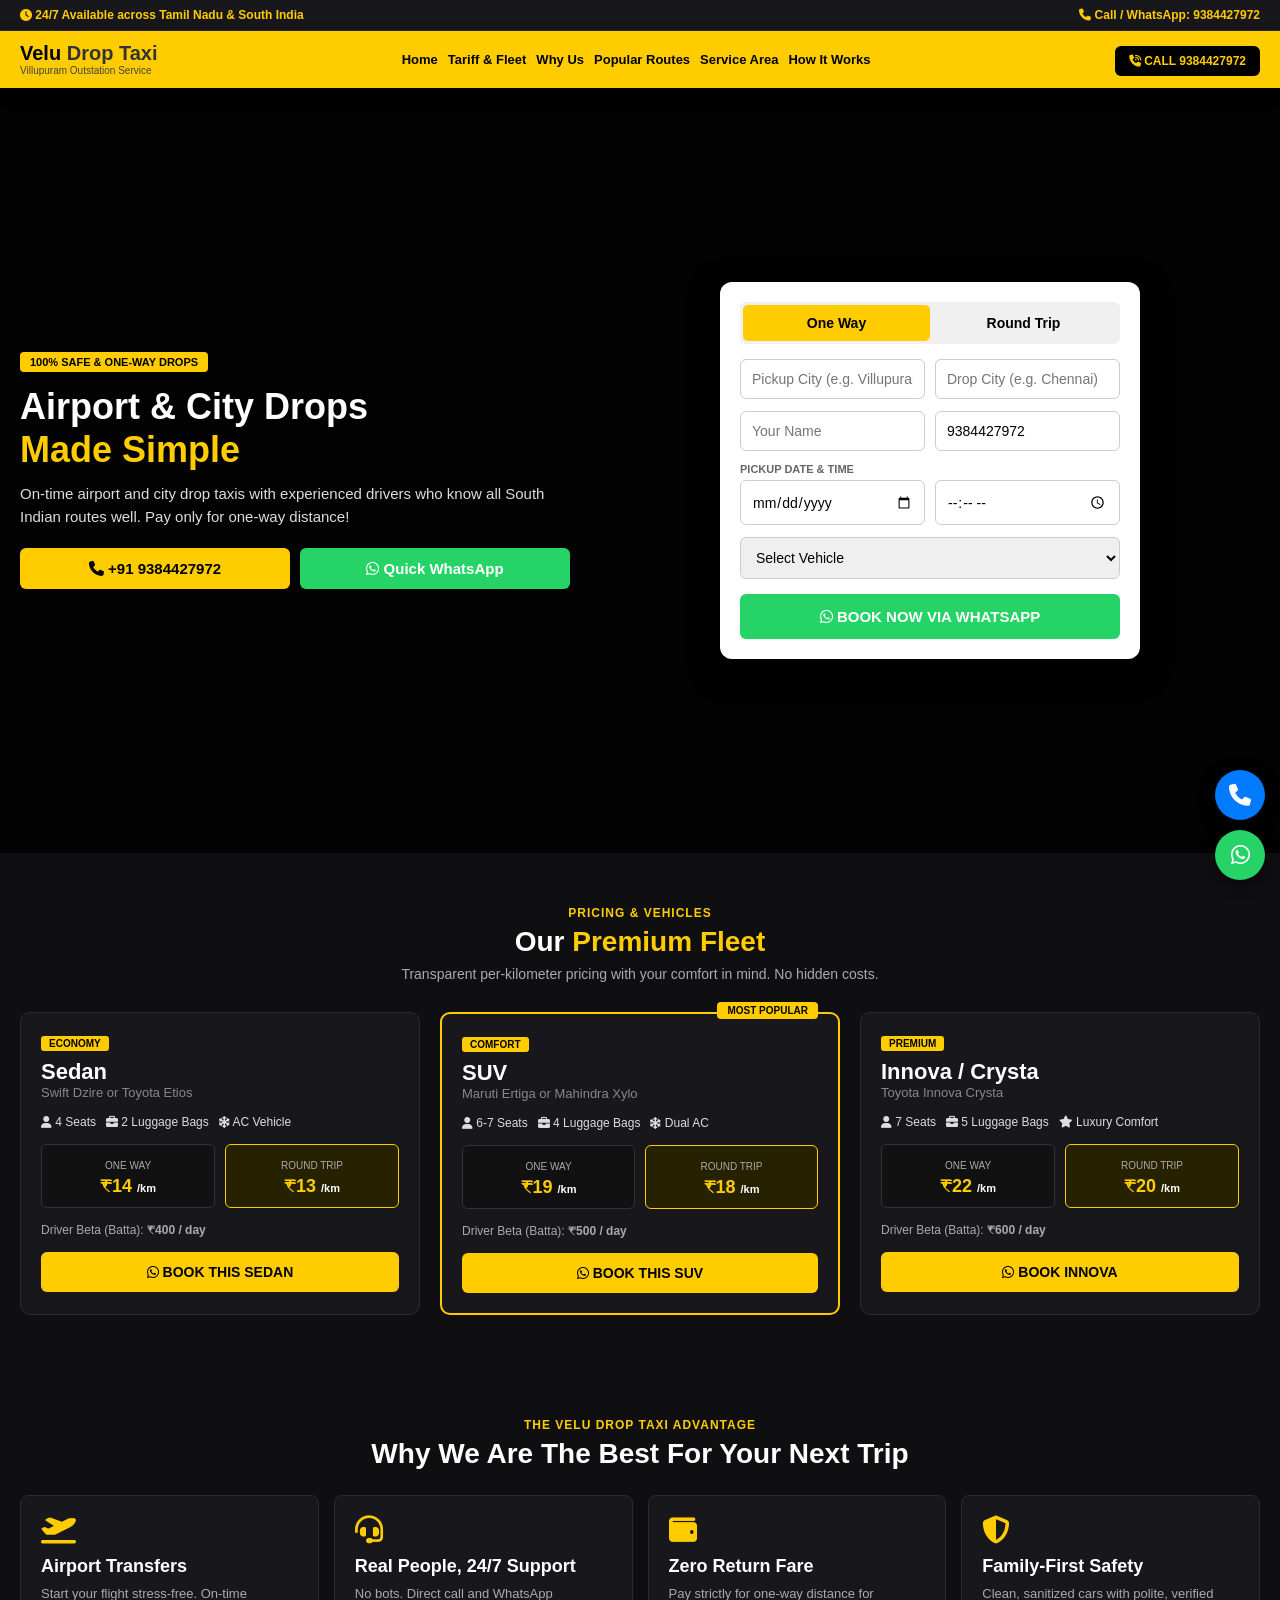
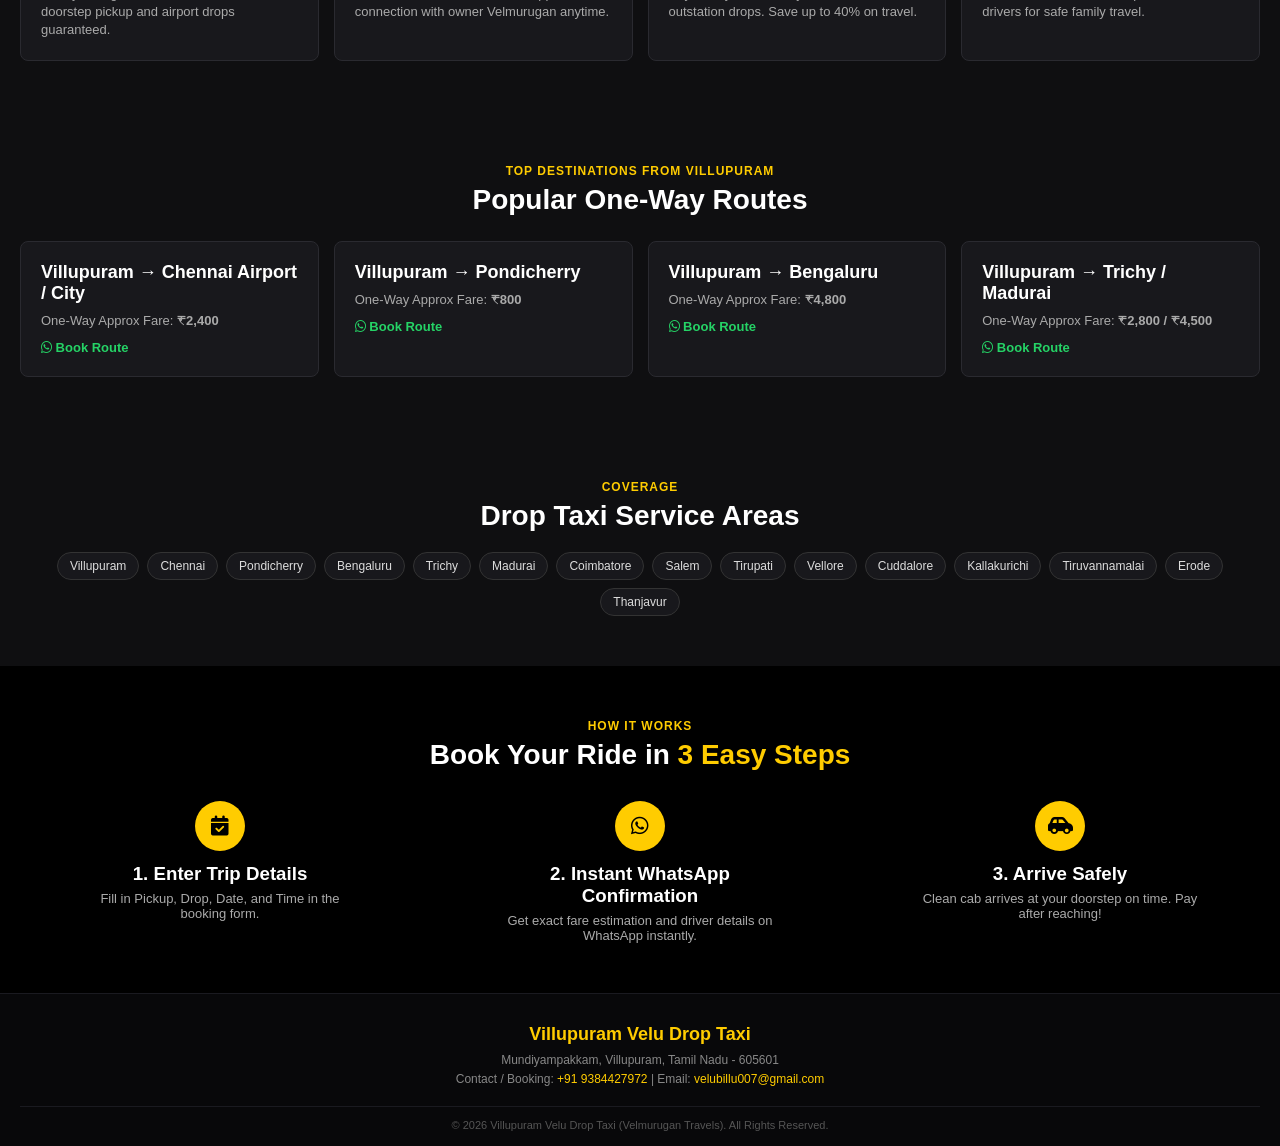
<file: index.html>
<!DOCTYPE html>
<html lang="ta">
<head>
    <!-- Google tag (gtag.js) -->
    <script async src="https://www.googletagmanager.com/gtag/js?id=AW-1835533203"></script>
    <script>
      window.dataLayer = window.dataLayer || [];
      function gtag(){dataLayer.push(arguments);}
      gtag('js', new Date());

      gtag('config', 'AW-1835533203');
    </script>

    <meta charset="UTF-8">
    <meta name="viewport" content="width=device-width, initial-scale=1.0">
    <title>Villupuram Velu Drop Taxi | Best Outstation & Airport Taxi</title>
    <link rel="stylesheet" href="style.css">
    <link rel="stylesheet" href="https://cdnjs.cloudflare.com/ajax/libs/font-awesome/6.4.0/css/all.min.css">
</head>
<body>

    <!-- Top Announcement Bar -->
    <div class="top-bar">
        <span><i class="fa-solid fa-clock"></i> 24/7 Available across Tamil Nadu & South India</span>
        <span><i class="fa-solid fa-phone"></i> Call / WhatsApp: <a href="tel:9384427972">9384427972</a></span>
    </div>

    <!-- Header Navbar -->
    <header class="navbar">
        <div class="logo">
            <h2>Velu <span>Drop Taxi</span></h2>
            <small>Villupuram Outstation Service</small>
        </div>
        <nav>
            <a href="#home">Home</a>
            <a href="#tariff">Tariff & Fleet</a>
            <a href="#why-us">Why Us</a>
            <a href="#routes">Popular Routes</a>
            <a href="#service-area">Service Area</a>
            <a href="#how-it-works">How It Works</a>
        </nav>
        <div class="header-right">
            <a href="tel:9384427972" class="book-cab-btn"><i class="fa-solid fa-phone-volume"></i> CALL 9384427972</a>
        </div>
    </header>

    <!-- Hero Section with Live Booking Form -->
    <section class="hero" id="home">
        <div class="hero-content">
            <span class="badge-hero">100% SAFE & ONE-WAY DROPS</span>
            <h1>Airport & City Drops <br><span class="highlight">Made Simple</span></h1>
            <p>On-time airport and city drop taxis with experienced drivers who know all South Indian routes well. Pay only for one-way distance!</p>
            <div class="hero-buttons">
                <a href="tel:9384427972" class="call-btn"><i class="fa-solid fa-phone"></i> +91 9384427972</a>
                <a href="https://wa.me/919384427972?text=Hello%20Velu%20Drop%20Taxi,%20I%20need%20a%20cab%20booking." target="_blank" class="wa-hero-btn"><i class="fa-brands fa-whatsapp"></i> Quick WhatsApp</a>
            </div>
        </div>

        <div class="booking-box" id="booking-form">
            <div class="trip-tabs">
                <button type="button" class="tab active" onclick="selectTrip('One Way', this)">One Way</button>
                <button type="button" class="tab" onclick="selectTrip('Round Trip', this)">Round Trip</button>
            </div>
            <form id="whatsappForm" onsubmit="sendToWhatsApp(event)">
                <div class="form-row">
                    <input type="text" id="pickup" placeholder="Pickup City (e.g. Villupuram)" required>
                    <input type="text" id="drop" placeholder="Drop City (e.g. Chennai)" required>
                </div>
                <div class="form-row">
                    <input type="text" id="name" placeholder="Your Name" required>
                    <input type="tel" id="phone" placeholder="Phone Number" value="9384427972" required>
                </div>
                <div class="form-label">PICKUP DATE & TIME</div>
                <div class="form-row">
                    <input type="date" id="date" required>
                    <input type="time" id="time" required>
                </div>
                <div class="form-row-full">
                    <select id="vehicle" required>
                        <option value="">Select Vehicle</option>
                        <option value="Sedan (Swift Dzire / Etios)">Sedan (Swift Dzire / Etios) - 4 Seats</option>
                        <option value="SUV (Ertiga / Innova)">SUV (Ertiga / Innova) - 6/7 Seats</option>
                        <option value="Innova Crysta">Innova Crysta - Premium 7 Seats</option>
                    </select>
                </div>
                <button type="submit" class="submit-btn"><i class="fa-brands fa-whatsapp"></i> BOOK NOW VIA WHATSAPP</button>
            </form>
        </div>
    </section>

    <!-- Fleet & Tariff Section -->
    <section class="fleet-section" id="tariff">
        <div class="section-title text-center">
            <small class="tag">PRICING & VEHICLES</small>
            <h2>Our <span>Premium Fleet</span></h2>
            <p>Transparent per-kilometer pricing with your comfort in mind. No hidden costs.</p>
        </div>
        <div class="fleet-grid">
            <!-- Sedan Card -->
            <div class="fleet-card">
                <div class="fleet-header">
                    <span class="fleet-badge">ECONOMY</span>
                    <h3>Sedan</h3>
                    <p>Swift Dzire or Toyota Etios</p>
                </div>
                <div class="fleet-details">
                    <span><i class="fa-solid fa-user"></i> 4 Seats</span>
                    <span><i class="fa-solid fa-briefcase"></i> 2 Luggage Bags</span>
                    <span><i class="fa-solid fa-snowflake"></i> AC Vehicle</span>
                </div>
                <div class="pricing-box">
                    <div class="p-item">
                        <small>ONE WAY</small>
                        <h3>₹14 <span>/km</span></h3>
                    </div>
                    <div class="p-item highlight-price">
                        <small>ROUND TRIP</small>
                        <h3>₹13 <span>/km</span></h3>
                    </div>
                </div>
                <p class="driver-batta">Driver Beta (Batta): <strong>₹400 / day</strong></p>
                <a href="https://wa.me/919384427972?text=I%20want%20to%20book%20a%20Sedan%20Taxi" target="_blank" class="book-card-btn"><i class="fa-brands fa-whatsapp"></i> BOOK THIS SEDAN</a>
            </div>

            <!-- SUV Card -->
            <div class="fleet-card popular">
                <div class="popular-tag">MOST POPULAR</div>
                <div class="fleet-header">
                    <span class="fleet-badge">COMFORT</span>
                    <h3>SUV</h3>
                    <p>Maruti Ertiga or Mahindra Xylo</p>
                </div>
                <div class="fleet-details">
                    <span><i class="fa-solid fa-user"></i> 6-7 Seats</span>
                    <span><i class="fa-solid fa-briefcase"></i> 4 Luggage Bags</span>
                    <span><i class="fa-solid fa-snowflake"></i> Dual AC</span>
                </div>
                <div class="pricing-box">
                    <div class="p-item">
                        <small>ONE WAY</small>
                        <h3>₹19 <span>/km</span></h3>
                    </div>
                    <div class="p-item highlight-price">
                        <small>ROUND TRIP</small>
                        <h3>₹18 <span>/km</span></h3>
                    </div>
                </div>
                <p class="driver-batta">Driver Beta (Batta): <strong>₹500 / day</strong></p>
                <a href="https://wa.me/919384427972?text=I%20want%20to%20book%20an%20SUV%20Taxi" target="_blank" class="book-card-btn"><i class="fa-brands fa-whatsapp"></i> BOOK THIS SUV</a>
            </div>

            <!-- Innova Card -->
            <div class="fleet-card">
                <div class="fleet-header">
                    <span class="fleet-badge">PREMIUM</span>
                    <h3>Innova / Crysta</h3>
                    <p>Toyota Innova Crysta</p>
                </div>
                <div class="fleet-details">
                    <span><i class="fa-solid fa-user"></i> 7 Seats</span>
                    <span><i class="fa-solid fa-briefcase"></i> 5 Luggage Bags</span>
                    <span><i class="fa-solid fa-star"></i> Luxury Comfort</span>
                </div>
                <div class="pricing-box">
                    <div class="p-item">
                        <small>ONE WAY</small>
                        <h3>₹22 <span>/km</span></h3>
                    </div>
                    <div class="p-item highlight-price">
                        <small>ROUND TRIP</small>
                        <h3>₹20 <span>/km</span></h3>
                    </div>
                </div>
                <p class="driver-batta">Driver Beta (Batta): <strong>₹600 / day</strong></p>
                <a href="https://wa.me/919384427972?text=I%20want%20to%20book%20an%20Innova%20Taxi" target="_blank" class="book-card-btn"><i class="fa-brands fa-whatsapp"></i> BOOK INNOVA</a>
            </div>
        </div>
    </section>

    <!-- Why Choose Us -->
    <section class="why-us-section" id="why-us">
        <div class="section-title text-center">
            <small class="tag">THE VELU DROP TAXI ADVANTAGE</small>
            <h2>Why We Are The Best For Your Next Trip</h2>
        </div>
        <div class="cards-grid">
            <div class="card">
                <i class="fa-solid fa-plane-departure icon"></i>
                <h3>Airport Transfers</h3>
                <p>Start your flight stress-free. On-time doorstep pickup and airport drops guaranteed.</p>
            </div>
            <div class="card">
                <i class="fa-solid fa-headset icon"></i>
                <h3>Real People, 24/7 Support</h3>
                <p>No bots. Direct call and WhatsApp connection with owner Velmurugan anytime.</p>
            </div>
            <div class="card">
                <i class="fa-solid fa-wallet icon"></i>
                <h3>Zero Return Fare</h3>
                <p>Pay strictly for one-way distance for outstation drops. Save up to 40% on travel.</p>
            </div>
            <div class="card">
                <i class="fa-solid fa-shield-halved icon"></i>
                <h3>Family-First Safety</h3>
                <p>Clean, sanitized cars with polite, verified drivers for safe family travel.</p>
            </div>
        </div>
    </section>

    <!-- Popular Routes -->
    <section class="routes-section" id="routes">
        <div class="section-title text-center">
            <small class="tag">TOP DESTINATIONS FROM VILLUPURAM</small>
            <h2>Popular One-Way Routes</h2>
        </div>
        <div class="routes-grid">
            <div class="route-card">
                <h4>Villupuram &rarr; Chennai Airport / City</h4>
                <p>One-Way Approx Fare: <strong>₹2,400</strong></p>
                <a href="https://wa.me/919384427972?text=Book%20Villupuram%20to%20Chennai%20Taxi" target="_blank" class="mini-btn"><i class="fa-brands fa-whatsapp"></i> Book Route</a>
            </div>
            <div class="route-card">
                <h4>Villupuram &rarr; Pondicherry</h4>
                <p>One-Way Approx Fare: <strong>₹800</strong></p>
                <a href="https://wa.me/919384427972?text=Book%20Villupuram%20to%20Pondicherry%20Taxi" target="_blank" class="mini-btn"><i class="fa-brands fa-whatsapp"></i> Book Route</a>
            </div>
            <div class="route-card">
                <h4>Villupuram &rarr; Bengaluru</h4>
                <p>One-Way Approx Fare: <strong>₹4,800</strong></p>
                <a href="https://wa.me/919384427972?text=Book%20Villupuram%20to%20Bangalore%20Taxi" target="_blank" class="mini-btn"><i class="fa-brands fa-whatsapp"></i> Book Route</a>
            </div>
            <div class="route-card">
                <h4>Villupuram &rarr; Trichy / Madurai</h4>
                <p>One-Way Approx Fare: <strong>₹2,800 / ₹4,500</strong></p>
                <a href="https://wa.me/919384427972?text=Book%20Villupuram%20to%20Trichy%20Taxi" target="_blank" class="mini-btn"><i class="fa-brands fa-whatsapp"></i> Book Route</a>
            </div>
        </div>
    </section>

    <!-- Service Area Section -->
    <section class="service-area" id="service-area">
        <div class="section-title text-center">
            <small class="tag">COVERAGE</small>
            <h2>Drop Taxi Service Areas</h2>
        </div>
        <div class="area-list">
            <span>Villupuram</span> <span>Chennai</span> <span>Pondicherry</span> <span>Bengaluru</span> <span>Trichy</span> <span>Madurai</span> <span>Coimbatore</span> <span>Salem</span> <span>Tirupati</span> <span>Vellore</span> <span>Cuddalore</span> <span>Kallakurichi</span> <span>Tiruvannamalai</span> <span>Erode</span> <span>Thanjavur</span>
        </div>
    </section>

    <!-- 3 Easy Steps Section -->
    <section class="steps-section" id="how-it-works">
        <div class="section-title text-center light">
            <small class="tag">HOW IT WORKS</small>
            <h2>Book Your Ride in <span>3 Easy Steps</span></h2>
        </div>
        <div class="steps-grid">
            <div class="step-box">
                <div class="step-icon"><i class="fa-solid fa-calendar-check"></i></div>
                <h3>1. Enter Trip Details</h3>
                <p>Fill in Pickup, Drop, Date, and Time in the booking form.</p>
            </div>
            <div class="step-box">
                <div class="step-icon"><i class="fa-brands fa-whatsapp"></i></div>
                <h3>2. Instant WhatsApp Confirmation</h3>
                <p>Get exact fare estimation and driver details on WhatsApp instantly.</p>
            </div>
            <div class="step-box">
                <div class="step-icon"><i class="fa-solid fa-car-side"></i></div>
                <h3>3. Arrive Safely</h3>
                <p>Clean cab arrives at your doorstep on time. Pay after reaching!</p>
            </div>
        </div>
    </section>

    <!-- Floating Action Buttons (Phone & WhatsApp) -->
    <div class="floating-btn">
        <a href="tel:9384427972" class="call-float" title="Call Now"><i class="fa-solid fa-phone"></i></a>
        <a href="https://wa.me/919384427972?text=Hi%20Velu%20Drop%20Taxi,%20I%20want%20to%20book%20a%20cab." class="whatsapp-float" target="_blank" title="Chat on WhatsApp"><i class="fa-brands fa-whatsapp"></i></a>
    </div>

    <!-- Footer -->
    <footer>
        <div class="footer-content">
            <h3>Villupuram Velu Drop Taxi</h3>
            <p>Mundiyampakkam, Villupuram, Tamil Nadu - 605601</p>
            <p>Contact / Booking: <a href="tel:9384427972">+91 9384427972</a> | Email: <a href="mailto:velubillu007@gmail.com">velubillu007@gmail.com</a></p>
        </div>
        <div class="copyright">
            <p>&copy; 2026 Villupuram Velu Drop Taxi (Velmurugan Travels). All Rights Reserved.</p>
        </div>
    </footer>

    <!-- JavaScript code for Form handling -->
    <script>
        let selectedTripType = 'One Way';

        function selectTrip(type, element) {
            selectedTripType = type;
            let tabs = document.querySelectorAll('.tab');
            tabs.forEach(tab => tab.classList.remove('active'));
            element.classList.add('active');
        }

        function sendToWhatsApp(e) {
            e.preventDefault();
            let pickup = document.getElementById('pickup').value;
            let drop = document.getElementById('drop').value;
            let name = document.getElementById('name').value;
            let phone = document.getElementById('phone').value;
            let date = document.getElementById('date').value;
            let time = document.getElementById('time').value;
            let vehicle = document.getElementById('vehicle').value;

            let myPhone = "919384427972";

            let message = `*NEW TAXI BOOKING REQUEST - VELU DROP TAXI*%0A%0A` +
                          `*Trip Type:* ${selectedTripType}%0A` +
                          `*Name:* ${name}%0A` +
                          `*Customer Phone:* ${phone}%0A` +
                          `*Pickup City:* ${pickup}%0A` +
                          `*Drop City:* ${drop}%0A` +
                          `*Pickup Date:* ${date}%0A` +
                          `*Pickup Time:* ${time}%0A` +
                          `*Vehicle Type:* ${vehicle}%0A%0A` +
                          `Please confirm availability and fare calculation.`;

            window.open(`https://wa.me/${myPhone}?text=${message}`, '_blank');
        }
    </script>
</body>
</html>
</file>
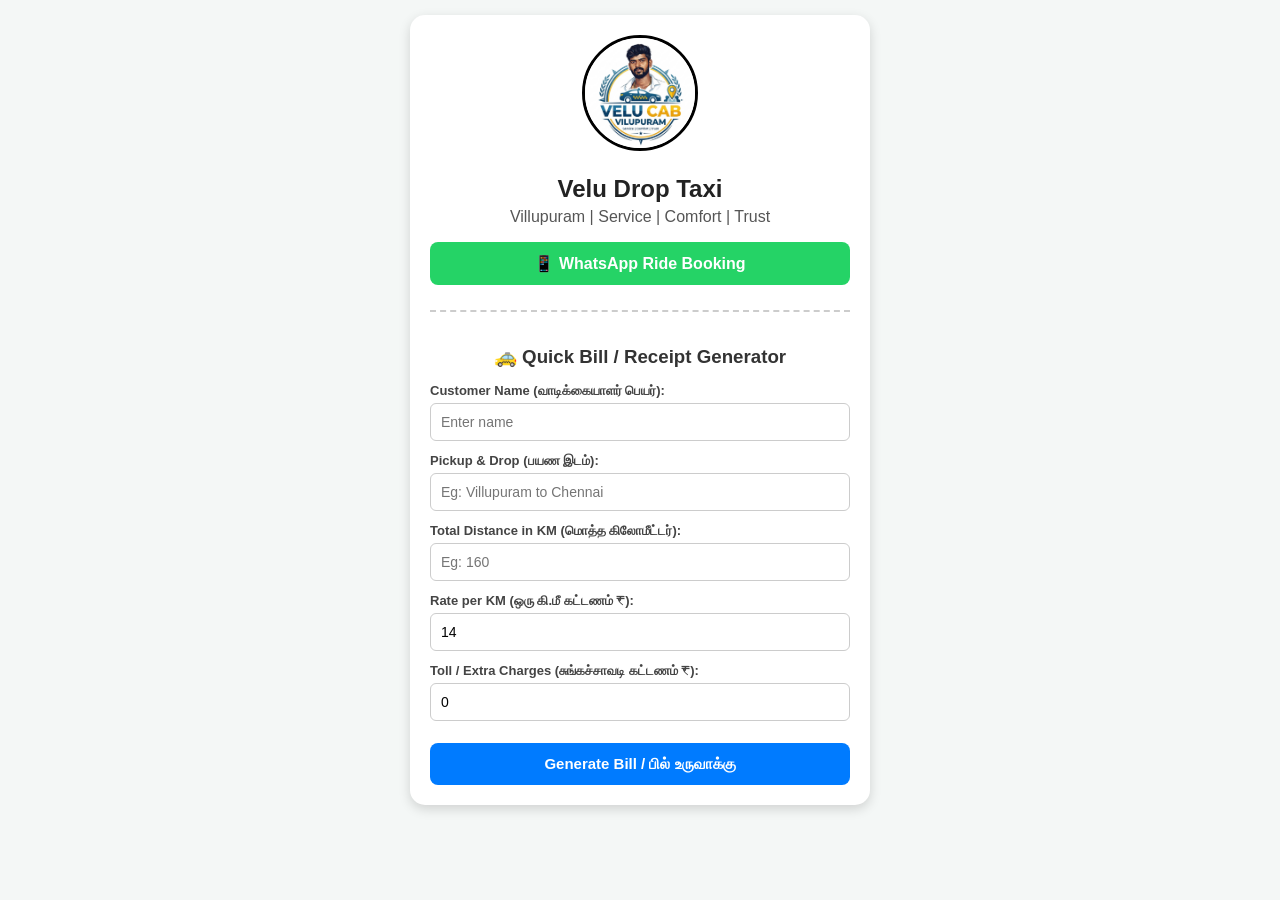
<file: app.html>
<!DOCTYPE html>
<html lang="ta">
<head>
    <meta charset="UTF-8">
    <meta name="viewport" content="width=device-width, initial-scale=1.0">
    <title>Velu Drop Taxi Villupuram</title>
    <link rel="manifest" href="manifest.json">
    <meta name="theme-color" content="#000000">
    <style>
        body {
            font-family: 'Segoe UI', Tahoma, Geneva, Verdana, sans-serif;
            text-align: center;
            background-color: #f4f7f6;
            padding: 15px;
            margin: 0;
        }
        .card {
            background: white;
            padding: 20px;
            border-radius: 15px;
            box-shadow: 0 4px 12px rgba(0,0,0,0.15);
            max-width: 420px;
            margin: auto;
        }
        img {
            width: 110px;
            height: 110px;
            border-radius: 50%;
            object-fit: cover;
            border: 3px solid #000;
        }
        h2 { color: #222; margin-bottom: 5px; }
        p { color: #555; margin-top: 0; }
        .btn {
            display: block;
            background: #25D366;
            color: white;
            padding: 12px 20px;
            text-decoration: none;
            font-weight: bold;
            border-radius: 8px;
            margin: 10px 0;
            font-size: 16px;
        }
        .bill-box {
            margin-top: 25px;
            padding-top: 15px;
            border-top: 2px dashed #ccc;
            text-align: left;
        }
        .bill-box h3 {
            text-align: center;
            color: #333;
            margin-bottom: 15px;
        }
        .input-group {
            margin-bottom: 12px;
        }
        .input-group label {
            display: block;
            font-size: 13px;
            color: #444;
            margin-bottom: 4px;
            font-weight: bold;
        }
        .input-group input {
            width: 100%;
            padding: 10px;
            box-sizing: border-box;
            border: 1px solid #ccc;
            border-radius: 6px;
            font-size: 14px;
        }
        .btn-bill {
            background: #007bff;
            color: white;
            border: none;
            width: 100%;
            padding: 12px;
            font-weight: bold;
            border-radius: 8px;
            cursor: pointer;
            font-size: 15px;
            margin-top: 10px;
        }
        .print-btn {
            background: #333;
            margin-top: 10px;
        }
        #receiptView {
            display: none;
            background: #fff8e7;
            padding: 15px;
            border: 1px solid #e0d0b0;
            border-radius: 8px;
            margin-top: 15px;
        }
    </style>
</head>
<body>

<div class="card">
    <img src="logo.png" alt="Velu Cab Logo">
    <h2>Velu Drop Taxi</h2>
    <p>Villupuram | Service | Comfort | Trust</p>
    
    <a href="https://wa.me/919384427972" class="btn">📱 WhatsApp Ride Booking</a>

    <!-- Bill Generator Section -->
    <div class="bill-box">
        <h3>🚕 Quick Bill / Receipt Generator</h3>
        
        <div class="input-group">
            <label>Customer Name (வாடிக்கையாளர் பெயர்):</label>
            <input type="text" id="custName" placeholder="Enter name">
        </div>
        <div class="input-group">
            <label>Pickup & Drop (பயண இடம்):</label>
            <input type="text" id="route" placeholder="Eg: Villupuram to Chennai">
        </div>
        <div class="input-group">
            <label>Total Distance in KM (மொத்த கிலோமீட்டர்):</label>
            <input type="number" id="km" placeholder="Eg: 160">
        </div>
        <div class="input-group">
            <label>Rate per KM (ஒரு கி.மீ கட்டணம் ₹):</label>
            <input type="number" id="rate" value="14">
        </div>
        <div class="input-group">
            <label>Toll / Extra Charges (சுங்கச்சாவடி கட்டணம் ₹):</label>
            <input type="number" id="extra" value="0">
        </div>

        <button class="btn-bill" onclick="generateBill()">Generate Bill / பில் உருவாக்கு</button>

        <!-- Bill Output -->
        <div id="receiptView">
            <h4 style="text-align:center; margin:5px 0;">VELU DROP TAXI - VILLUPURAM</h4>
            <p style="text-align:center; font-size:12px; margin-bottom:10px;">Contact: 9384427972</p>
            <hr>
            <p><strong>Name:</strong> <span id="rName"></span></p>
            <p><strong>Route:</strong> <span id="rRoute"></span></p>
            <p><strong>Distance:</strong> <span id="rKm"></span> KM</p>
            <p><strong>Total Amount:</strong> <span id="rTotal" style="font-size:18px; color:green; font-weight:bold;"></span></p>
            <hr>
            <button class="btn-bill print-btn" onclick="window.print()">🖨️ Print / Save PDF Bill</button>
        </div>
    </div>
</div>

<script>
    function generateBill() {
        var name = document.getElementById('custName').value || 'Customer';
        var route = document.getElementById('route').value || 'Villupuram Local';
        var km = parseFloat(document.getElementById('km').value) || 0;
        var rate = parseFloat(document.getElementById('rate').value) || 0;
        var extra = parseFloat(document.getElementById('extra').value) || 0;

        var total = (km * rate) + extra;

        document.getElementById('rName').innerText = name;
        document.getElementById('rRoute').innerText = route;
        document.getElementById('rKm').innerText = km;
        document.getElementById('rTotal').innerText = '₹ ' + total.toFixed(2);

        document.getElementById('receiptView').style.display = 'block';
    }

    // Register Service Worker to fix app load/hang issues
    if ('serviceWorker' in navigator) {
        navigator.serviceWorker.register('sw.js').catch(function(err) {
            console.log('ServiceWorker registration failed: ', err);
        });
    }
</script>

</body>
</html>
</file>
<file: style.css>
* {
    margin: 0;
    padding: 0;
    box-sizing: border-box;
    font-family: 'Segoe UI', Roboto, Helvetica, Arial, sans-serif;
    scroll-behavior: smooth;
}

body {
    background-color: #0f0f11;
    color: #ffffff;
    overflow-x: hidden;
}

/* Top Announcement Bar */
.top-bar {
    background: #18181c;
    color: #ffcc00;
    padding: 8px 20px;
    display: flex;
    justify-content: space-between;
    font-size: 12px;
    font-weight: 600;
    border-bottom: 1px solid #2a2a30;
    flex-wrap: wrap;
    gap: 5px;
}

.top-bar a {
    color: #ffcc00;
    text-decoration: none;
}

/* Navbar */
.navbar {
    display: flex;
    justify-content: space-between;
    align-items: center;
    padding: 12px 20px;
    background-color: #ffcc00;
    position: sticky;
    top: 0;
    z-index: 1000;
    box-shadow: 0 4px 15px rgba(0,0,0,0.3);
}

.logo h2 {
    font-size: 20px;
    color: #000;
    font-weight: 800;
    line-height: 1;
}

.logo span {
    color: #333;
}

.logo small {
    font-size: 10px;
    color: #444;
    display: block;
    margin-top: 2px;
}

.navbar nav {
    display: flex;
    gap: 10px;
}

.navbar nav a {
    text-decoration: none;
    color: #000;
    font-weight: 700;
    font-size: 13px;
}

.book-cab-btn {
    background: #000;
    color: #ffcc00;
    padding: 8px 14px;
    text-decoration: none;
    border-radius: 6px;
    font-weight: bold;
    font-size: 12px;
}

/* Hero Section */
.hero {
    display: flex;
    justify-content: space-between;
    align-items: center;
    padding: 40px 20px;
    background: linear-gradient(rgba(0,0,0,0.85), rgba(0,0,0,0.85)), url('https://images.unsplash.com/photo-1549399542-7e3f8b79c341?auto=format&fit=crop&w=1200&q=80') center/cover;
    min-height: 85vh;
    gap: 30px;
    flex-wrap: wrap;
}

.hero-content {
    max-width: 550px;
    width: 100%;
}

.badge-hero {
    background: #ffcc00;
    color: #000;
    padding: 4px 10px;
    font-size: 11px;
    font-weight: 800;
    border-radius: 4px;
}

.hero-content h1 {
    font-size: 36px;
    line-height: 1.2;
    margin-top: 15px;
    font-weight: 800;
}

.highlight {
    color: #ffcc00;
}

.hero-content p {
    margin-top: 12px;
    color: #ddd;
    font-size: 15px;
    line-height: 1.5;
}

.hero-buttons {
    display: flex;
    gap: 10px;
    margin-top: 20px;
    flex-wrap: wrap;
}

.call-btn {
    background: #ffcc00;
    color: #000;
    padding: 12px 20px;
    text-decoration: none;
    font-weight: 800;
    font-size: 15px;
    border-radius: 6px;
    text-align: center;
    flex: 1;
}

.wa-hero-btn {
    background: #25d366;
    color: #fff;
    padding: 12px 20px;
    text-decoration: none;
    font-weight: 800;
    font-size: 15px;
    border-radius: 6px;
    text-align: center;
    flex: 1;
}

/* Booking Box */
.booking-box {
    background: #ffffff;
    color: #000;
    padding: 20px;
    border-radius: 12px;
    width: 100%;
    max-width: 420px;
    margin: 0 auto;
    box-shadow: 0 10px 30px rgba(0,0,0,0.6);
}

.trip-tabs {
    display: flex;
    margin-bottom: 15px;
    background: #f0f0f0;
    border-radius: 6px;
    padding: 3px;
}

.tab {
    flex: 1;
    padding: 10px;
    border: none;
    background: none;
    cursor: pointer;
    font-weight: bold;
    border-radius: 5px;
    font-size: 14px;
}

.tab.active {
    background: #ffcc00;
    color: #000;
}

.form-row {
    display: flex;
    gap: 10px;
    margin-bottom: 12px;
}

.form-row input, .form-row-full select {
    width: 100%;
    padding: 11px;
    border: 1px solid #ccc;
    border-radius: 6px;
    font-size: 14px;
    outline: none;
}

.form-label {
    font-size: 11px;
    font-weight: bold;
    color: #666;
    margin-bottom: 5px;
}

.form-row-full {
    margin-bottom: 15px;
}

.submit-btn {
    width: 100%;
    background: #25d366;
    color: #fff;
    border: none;
    padding: 14px;
    font-weight: bold;
    font-size: 15px;
    border-radius: 6px;
    cursor: pointer;
}

/* Sections */
.fleet-section, .why-us-section, .routes-section, .service-area {
    padding: 50px 20px;
}

.text-center {
    text-align: center;
}

.tag {
    color: #ffcc00;
    font-weight: bold;
    font-size: 12px;
    letter-spacing: 1px;
}

.section-title h2 {
    font-size: 28px;
    margin-top: 5px;
}

.section-title span {
    color: #ffcc00;
}

.section-title p {
    color: #aaa;
    margin-top: 8px;
    font-size: 14px;
}

.fleet-grid {
    display: grid;
    grid-template-columns: repeat(auto-fit, minmax(280px, 1fr));
    gap: 20px;
    margin-top: 30px;
}

.fleet-card {
    background: #18181c;
    border: 1px solid #2a2a30;
    border-radius: 10px;
    padding: 20px;
    position: relative;
}

.fleet-card.popular {
    border: 2px solid #ffcc00;
}

.popular-tag {
    position: absolute;
    top: -12px;
    right: 20px;
    background: #ffcc00;
    color: #000;
    font-size: 10px;
    font-weight: 800;
    padding: 3px 10px;
    border-radius: 4px;
}

.fleet-badge {
    background: #ffcc00;
    color: #000;
    padding: 2px 8px;
    font-size: 10px;
    font-weight: bold;
    border-radius: 3px;
}

.fleet-header h3 {
    font-size: 22px;
    margin-top: 8px;
}

.fleet-header p {
    color: #888;
    font-size: 13px;
}

.fleet-details {
    display: flex;
    flex-wrap: wrap;
    gap: 10px;
    margin: 15px 0;
    font-size: 12px;
    color: #ddd;
}

.pricing-box {
    display: flex;
    gap: 10px;
    margin-bottom: 15px;
}

.p-item {
    flex: 1;
    border: 1px solid #333;
    padding: 10px;
    border-radius: 6px;
    text-align: center;
    background: #111;
}

.highlight-price {
    border-color: #ffcc00;
    background: #262200;
}

.p-item small {
    font-size: 10px;
    color: #aaa;
}

.p-item h3 {
    color: #ffcc00;
    margin-top: 3px;
    font-size: 18px;
}

.p-item h3 span {
    font-size: 11px;
    color: #fff;
}

.driver-batta {
    font-size: 12px;
    color: #aaa;
    margin-bottom: 15px;
}

.book-card-btn {
    display: block;
    text-align: center;
    background: #ffcc00;
    color: #000;
    text-decoration: none;
    font-weight: bold;
    padding: 12px;
    border-radius: 6px;
    font-size: 14px;
}

/* Why Us & Routes */
.cards-grid, .routes-grid {
    display: grid;
    grid-template-columns: repeat(auto-fit, minmax(250px, 1fr));
    gap: 15px;
    margin-top: 25px;
}

.card, .route-card {
    background: #18181c;
    border: 1px solid #2a2a30;
    padding: 20px;
    border-radius: 8px;
}

.card .icon {
    font-size: 28px;
    color: #ffcc00;
    margin-bottom: 12px;
}

.card h3, .route-card h4 {
    margin-bottom: 8px;
    font-size: 18px;
}

.card p, .route-card p {
    color: #aaa;
    font-size: 13px;
    line-height: 1.4;
}

.mini-btn {
    display: inline-block;
    margin-top: 10px;
    color: #25d366;
    text-decoration: none;
    font-weight: bold;
    font-size: 13px;
}

/* Service Area */
.area-list {
    display: flex;
    flex-wrap: wrap;
    justify-content: center;
    gap: 8px;
    margin-top: 20px;
}

.area-list span {
    background: #18181c;
    border: 1px solid #333;
    padding: 6px 12px;
    border-radius: 20px;
    font-size: 12px;
    color: #ddd;
}

/* Steps Section */
.steps-section {
    background: #000;
    padding: 50px 20px;
}

.steps-grid {
    display: flex;
    justify-content: space-around;
    flex-wrap: wrap;
    gap: 20px;
    margin-top: 30px;
}

.step-box {
    text-align: center;
    max-width: 280px;
    width: 100%;
}

.step-icon {
    background: #ffcc00;
    color: #000;
    width: 50px;
    height: 50px;
    line-height: 50px;
    border-radius: 50%;
    font-size: 20px;
    margin: 0 auto 12px;
}

.step-box p {
    color: #aaa;
    font-size: 13px;
    margin-top: 6px;
}

/* Floating Buttons */
.floating-btn {
    position: fixed;
    bottom: 20px;
    right: 15px;
    display: flex;
    flex-direction: column;
    gap: 10px;
    z-index: 2000;
}

.call-float, .whatsapp-float {
    width: 50px;
    height: 50px;
    border-radius: 50%;
    display: flex;
    align-items: center;
    justify-content: center;
    color: #fff;
    font-size: 22px;
    text-decoration: none;
    box-shadow: 0 4px 15px rgba(0,0,0,0.5);
}

.call-float { background: #007bff; }
.whatsapp-float { background: #25d366; }

/* Footer */
footer {
    background: #08080a;
    padding: 30px 20px 15px;
    text-align: center;
    border-top: 1px solid #1a1a20;
}

.footer-content h3 {
    color: #ffcc00;
    margin-bottom: 8px;
    font-size: 18px;
}

.footer-content p {
    color: #888;
    font-size: 12px;
    margin-bottom: 5px;
}

.footer-content a {
    color: #ffcc00;
    text-decoration: none;
}

.copyright {
    margin-top: 20px;
    padding-top: 12px;
    border-top: 1px solid #1a1a20;
    font-size: 11px;
    color: #555;
}

/* Mobile Media Queries */
@media (max-width: 768px) {
    .navbar nav {
        display: none; /* Hide standard nav on mobile */
    }

    .top-bar {
        justify-content: center;
        text-align: center;
    }

    .hero-content h1 {
        font-size: 30px;
    }

    .form-row {
        flex-direction: column;
        gap: 10px;
    }

    .hero {
        padding: 30px 15px;
    }

    .booking-box {
        padding: 15px;
    }
}
</file>
